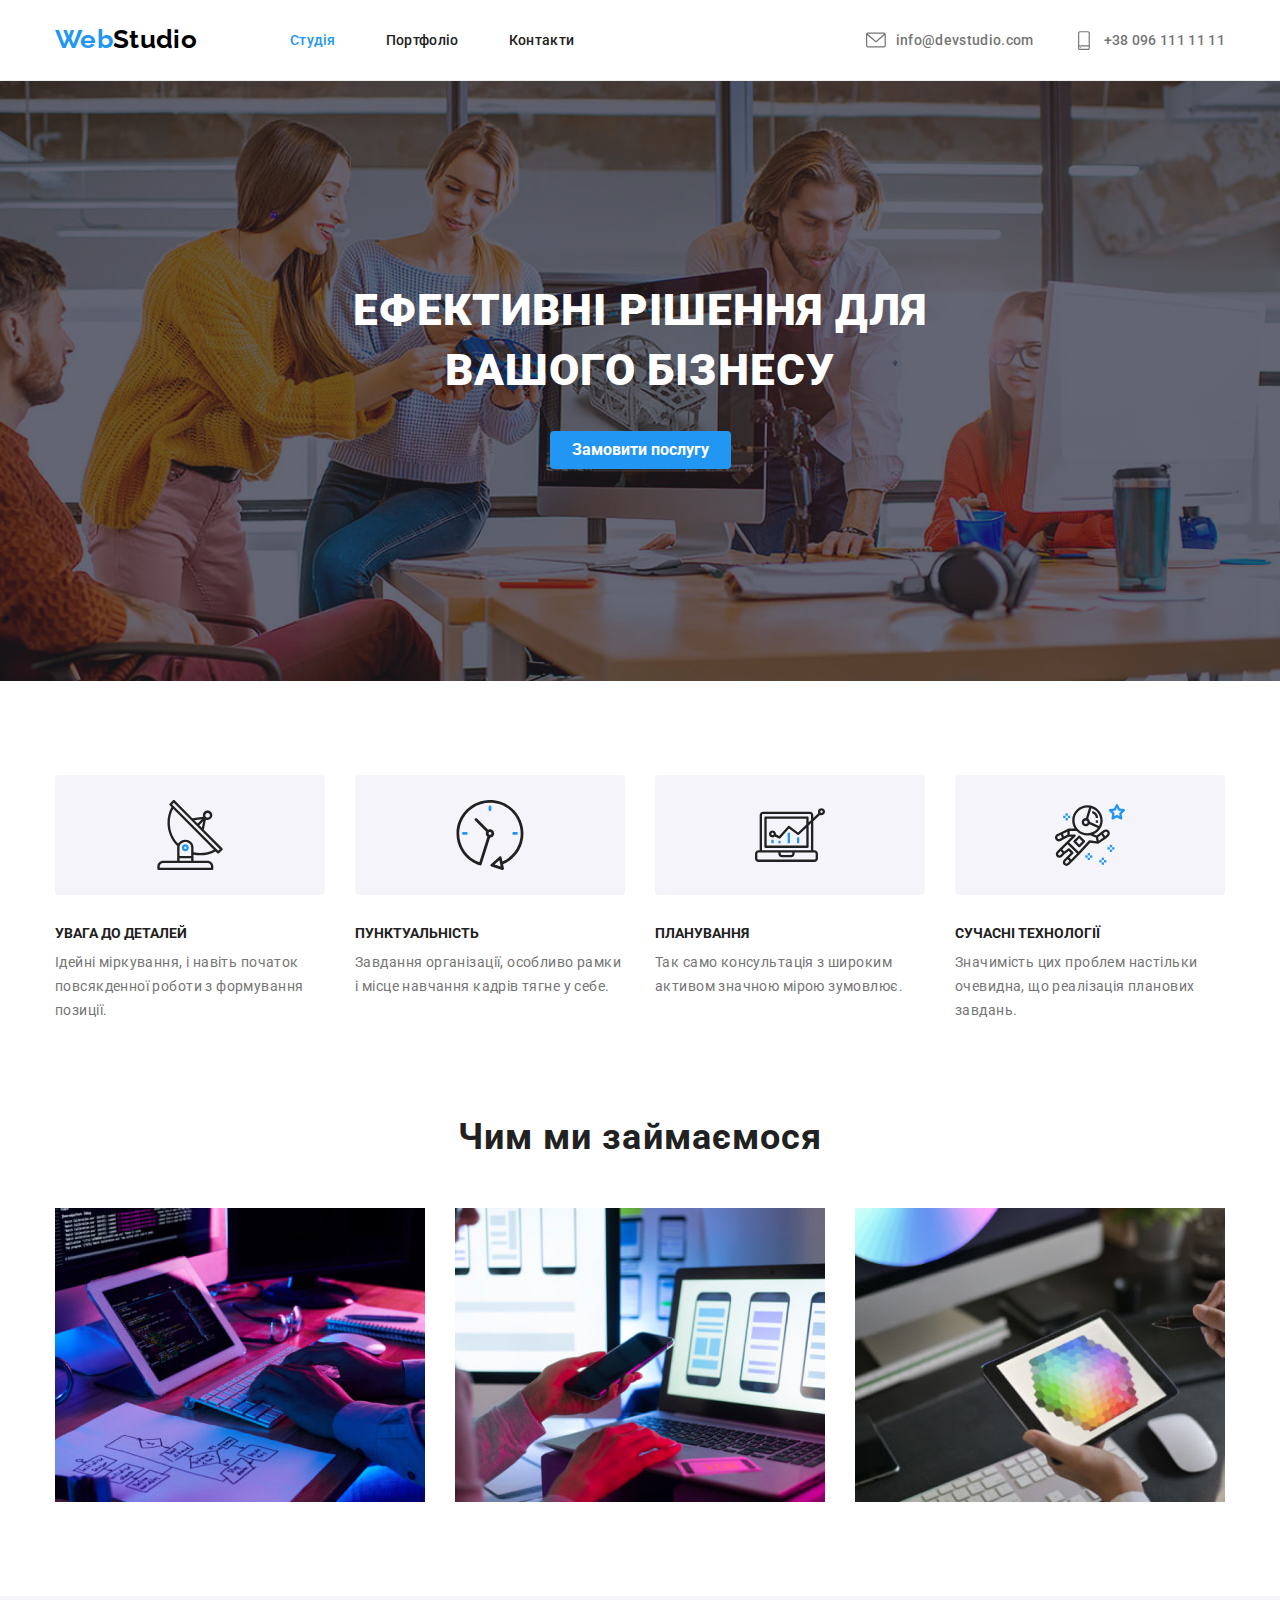
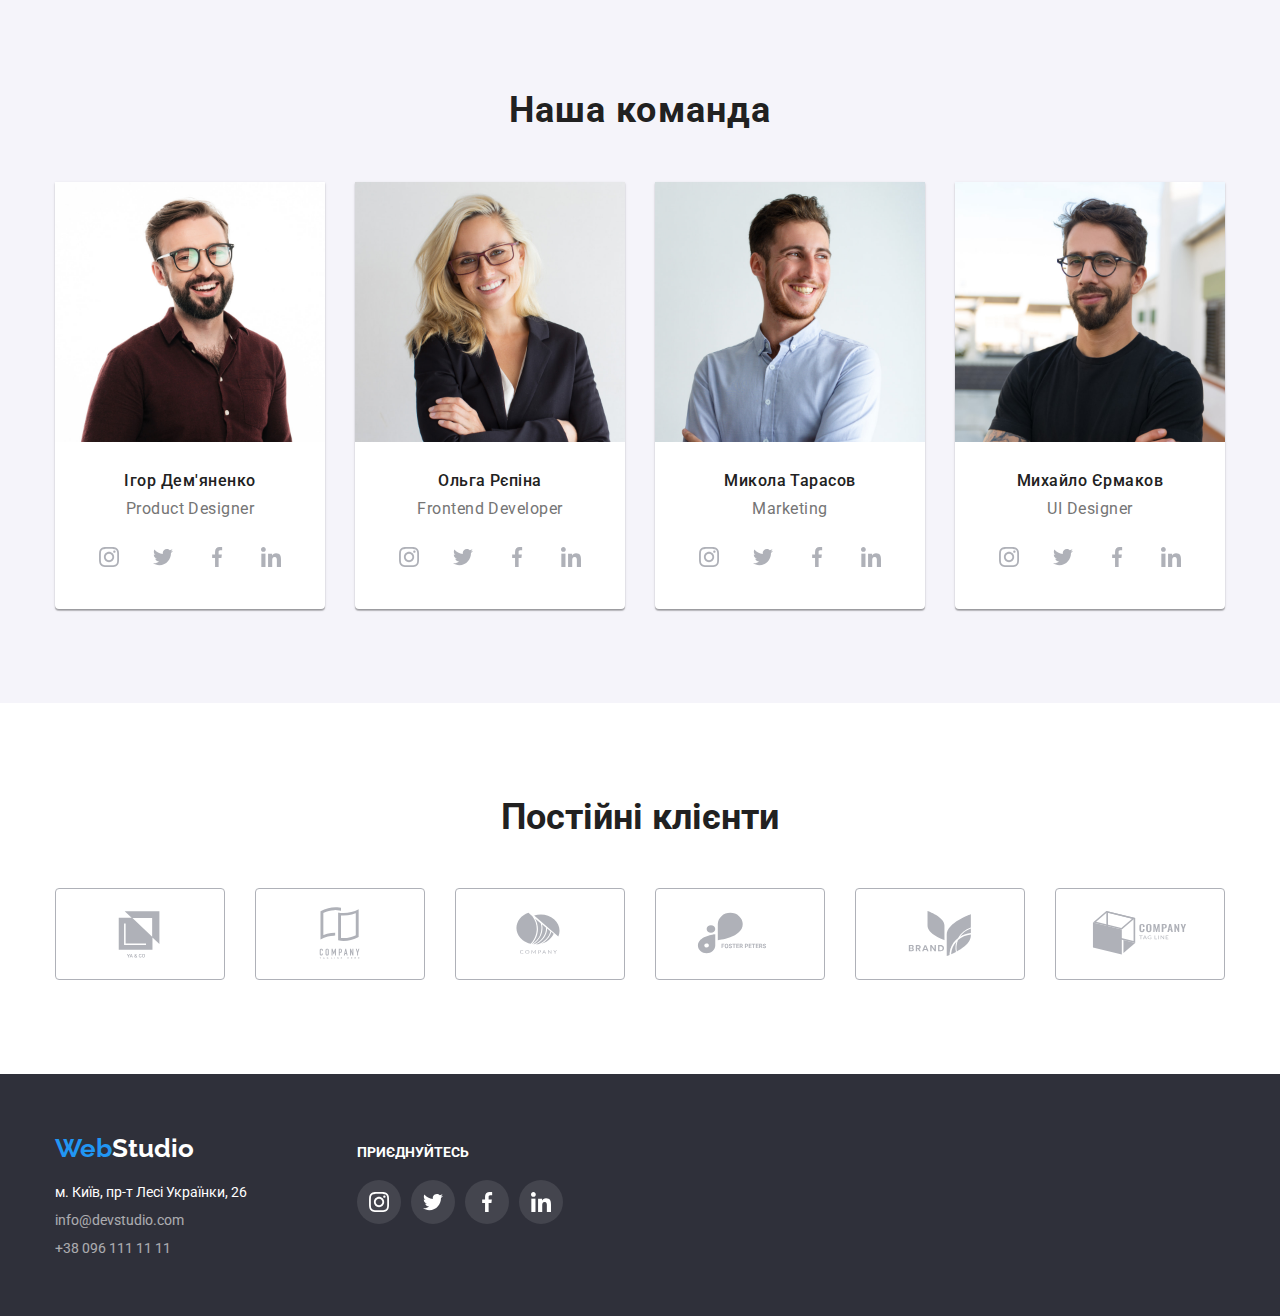
<file: index.html>
<!DOCTYPE html>
<html lang="uk">

<head>
	<meta charset="UTF-8">
	<meta http-equiv="X-UA-Compatible" content="IE=edge">
	<meta name="viewport" content="width=device-width, initial-scale=1.0">

	<!-- Projects Fonts -->
	<link rel="preconnect" href="https://fonts.googleapis.com">
	<link rel="preconnect" href="https://fonts.gstatic.com" crossorigin>
	<link
		href="https://fonts.googleapis.com/css2?family=Raleway:wght@700&family=Roboto:wght@400;500;700;900&display=swap"
		rel="stylesheet">

	<!-- Normalize -->
	<link rel="stylesheet" href="https://cdnjs.cloudflare.com/ajax/libs/modern-normalize/2.0.0/modern-normalize.min.css">

	<!-- Styles -->
	<link rel="stylesheet" href="./css/styles.css">
	<title>Студія</title>
</head>

<body>

	<!-- HEADER -->
	<header class="header">
		<div class="container header-container">
			<a href="#" class="logo">Web<span class="logo-header">Studio</span></a>
			<nav class="navigation">
				<ul class="menu list">
					<li class="menu-list"><a class="menu-item active" href="./index.html">Студія</a></li>
					<li class="menu-list"><a class="menu-item" href="./portfolio.html">Портфоліо</a></li>
					<li class="menu-list"><a class="menu-item" href="">Контакти</a></li>
				</ul>
			</nav>
			<ul class="contacts">
				<li class="contact-list">
					<a href="mailto:info@devstudio.com">
						<svg class="icon-contact" viewBox="0 0 100 100" width="20">
							<use href="./images/icons/icons.svg#icon-envelope"></use>
						</svg>
						info@devstudio.com</a>
				</li>
				<li class="contact-list">
					<a href="tel:+380961111111">
						<svg class="icon-contact" viewBox="0 0 100 100" width="20">
							<use href="./images/icons/icons.svg#icon-smartphone"></use>
						</svg>
						+38 096 111 11 11</a>
				</li>
			</ul>
		</div>
	</header>
	<!-- MAIN -->
	<main>
		<!-- HERO -->
		<section class="hero">
			<div class="container hero-container">
				<h1 class="hero-title">Ефективні рішення для вашого бізнесу</h1>
				<button class="hero-btn" type="button">Замовити послугу</button>
			</div>
		</section>
		<!-- FEATURES -->
		<section class="features">
			<div class="container features-container">
				<ul class="features-items grid">
					<li class="features-item grid-item">
						<div class="features-icons">
							<svg class="icon-features" viewBox="0 0 100 100" width="70">
								<use href="./images/icons/icons.svg#icon-antenna"></use>
							</svg>
						</div>
						<h3 class="features-title">УВАГА ДО ДЕТАЛЕЙ</h3>
						<p class="features-text">Ідейні міркування, і навіть початок повсякденної роботи з формування позиції.
						</p>
					</li>
					<li class="features-item grid-item">
						<div class="features-icons">
							<svg class="icon-features" viewBox="0 0 100 100" width="70">
								<use href="./images/icons/icons.svg#icon-clock"></use>
							</svg>
						</div>
						<h3 class="features-title">ПУНКТУАЛЬНІСТЬ</h3>
						<p class="features-text">Завдання організації, особливо рамки і місце навчання кадрів тягне у себе.
						</p>
					</li>
					<li class="features-item grid-item">
						<div class="features-icons">
							<svg class="icon-features" viewBox="0 0 100 100" width="70">
								<use href="./images/icons/icons.svg#icon-diagram"></use>
							</svg>
						</div>
						<h3 class="features-title">ПЛАНУВАННЯ</h3>
						<p class="features-text">Так само консультація з широким активом значною мірою зумовлює.</p>
					</li>
					<li class="features-item grid-item">
						<div class="features-icons">
							<svg class="icon-features" viewBox="0 0 100 100" width="70">
								<use href="./images/icons/icons.svg#icon-astronaut"></use>
							</svg>
						</div>
						<h3 class="features-title">СУЧАСНІ ТЕХНОЛОГІЇ</h3>
						<p class="features-text">Значимість цих проблем настільки очевидна, що реалізація планових завдань.
						</p>
					</li>
				</ul>
			</div>
		</section>
		<!-- ABOUT -->
		<section class="about">
			<div class="container">
				<h2 class="about-title">Чим ми займаємося</h2>
				<ul class="about-items grid">
					<li class="about-item grid-item"><img src="./images/img-1.jpg" alt="Computer"></li>
					<li class="about-item grid-item"><img src="./images/img-2.jpg" alt="Phone"></li>
					<li class="about-item grid-item"><img src="./images/img-3.jpg" alt="Tablet"></li>
				</ul>
			</div>
		</section>
		<!-- OUR TEAM -->
		<section class="team">
			<div class="container">
				<h2 class="team-title">Наша команда</h2>
				<ul class="team-items grid">
					<li class="team-item grid-item">
						<img src="./images/team-1.jpg" width="270" alt="Ігор Дем'яненко">
						<div class="team-content">
							<h3 class="team-item-title">Ігор Дем'яненко</h3>
							<p class="team-item-text">Product Designer</p>
							<ul class="social-icons">
								<li>
									<a class="social-icon" href="">
										<svg class="social" viewBox="0 0 100 100" width="20">
											<use href="./images/icons/icons.svg#icon-instagram"></use>
										</svg>
									</a>
								</li>
								<li>
									<a class="social-icon" href="">
										<svg class="social" viewBox="0 0 100 100" width="20">
											<use href="./images/icons/icons.svg#icon-twitter"></use>
										</svg>
									</a>
								</li>
								<li>
									<a class="social-icon" href="">
										<svg class="social" viewBox="0 0 100 100" width="20">
											<use href="./images/icons/icons.svg#icon-facebook"></use>
										</svg>
									</a>
								</li>
								<li>
									<a class="social-icon" href="">
										<svg class="social" viewBox="0 0 100 100" width="20">
											<use href="./images/icons/icons.svg#icon-linkedin"></use>
										</svg>
									</a>
								</li>
							</ul>
						</div>

					</li>
					<li class="team-item grid-item">
						<img src="./images/team-2.jpg" width="270" alt="Ольга Рєпіна">
						<div class="team-content">
							<h3 class="team-item-title">Ольга Рєпіна</h3>
							<p class="team-item-text">Frontend Developer</p>
							<ul class="social-icons">
								<li>
									<a class="social-icon" href="">
										<svg class="social" viewBox="0 0 100 100" width="20">
											<use href="./images/icons/icons.svg#icon-instagram"></use>
										</svg>
									</a>
								</li>
								<li>
									<a class="social-icon" href="">
										<svg class="social" viewBox="0 0 100 100" width="20">
											<use href="./images/icons/icons.svg#icon-twitter"></use>
										</svg>
									</a>
								</li>
								<li>
									<a class="social-icon" href="">
										<svg class="social" viewBox="0 0 100 100" width="20">
											<use href="./images/icons/icons.svg#icon-facebook"></use>
										</svg>
									</a>
								</li>
								<li>
									<a class="social-icon" href="">
										<svg class="social" viewBox="0 0 100 100" width="20">
											<use href="./images/icons/icons.svg#icon-linkedin"></use>
										</svg>
									</a>
								</li>
							</ul>
						</div>
					</li>
					<li class="team-item grid-item">
						<img src="./images/team-3.jpg" width="270" alt="Микола Тарасов">
						<div class="team-content">
							<h3 class="team-item-title">Микола Тарасов</h3>
							<p class="team-item-text">Marketing</p>
							<ul class="social-icons">
								<li>
									<a class="social-icon" href="">
										<svg class="social" viewBox="0 0 100 100" width="20">
											<use href="./images/icons/icons.svg#icon-instagram"></use>
										</svg>
									</a>
								</li>
								<li>
									<a class="social-icon" href="">
										<svg class="social" viewBox="0 0 100 100" width="20">
											<use href="./images/icons/icons.svg#icon-twitter"></use>
										</svg>
									</a>
								</li>
								<li>
									<a class="social-icon" href="">
										<svg class="social" viewBox="0 0 100 100" width="20">
											<use href="./images/icons/icons.svg#icon-facebook"></use>
										</svg>
									</a>
								</li>
								<li>
									<a class="social-icon" href="">
										<svg class="social" viewBox="0 0 100 100" width="20">
											<use href="./images/icons/icons.svg#icon-linkedin"></use>
										</svg>
									</a>
								</li>
							</ul>
						</div>

					</li>
					<li class="team-item grid-item">
						<img src="./images/team-4.jpg" width="270" alt="Михайло Єрмаков">
						<div class="team-content">
							<h3 class="team-item-title">Михайло Єрмаков</h3>
							<p class="team-item-text">UI Designer</p>
							<ul class="social-icons">
								<li>
									<a class="social-icon" href="">
										<svg class="social" viewBox="0 0 100 100" width="20">
											<use href="./images/icons/icons.svg#icon-instagram"></use>
										</svg>
									</a>
								</li>
								<li>
									<a class="social-icon" href="">
										<svg class="social" viewBox="0 0 100 100" width="20">
											<use href="./images/icons/icons.svg#icon-twitter"></use>
										</svg>
									</a>
								</li>
								<li>
									<a class="social-icon" href="">
										<svg class="social" viewBox="0 0 100 100" width="20">
											<use href="./images/icons/icons.svg#icon-facebook"></use>
										</svg>
									</a>
								</li>
								<li>
									<a class="social-icon" href="">
										<svg class="social" viewBox="0 0 100 100" width="20">
											<use href="./images/icons/icons.svg#icon-linkedin"></use>
										</svg>
									</a>
								</li>
							</ul>
						</div>
					</li>
				</ul>
			</div>
		</section>
		<!-- PARTNERS -->
		<section class="partners">
			<div class="container">
				<h2 class="partners-title">Постійні клієнти</h2>
				<ul class="partners-items grid">
					<li class="partners-item grid-item">
						<a class="partners-logo" href="">
							<svg class="icon-partners" viewBox="0 0 106 60" width="106" height="60">
								<use href="./images/icons/icons.svg#icon-logo-01"></use>
							</svg>
						</a>
					</li>
					<li class="partners-item grid-item">
						<a class="partners-logo" href="">
							<svg class="icon-partners" viewBox="0 0 106 60" width="106">
								<use href="./images/icons/icons.svg#icon-logo-02"></use>
							</svg>
						</a>
					</li>
					<li class="partners-item grid-item">
						<a class="partners-logo" href="">
							<svg class="icon-partners" viewBox="0 0 106 60" width="106">
								<use href="./images/icons/icons.svg#icon-logo-03"></use>
							</svg>
						</a>
					</li>
					<li class="partners-item grid-item">
						<a class="partners-logo" href="">
							<svg class="icon-partners" viewBox="0 0 106 60" width="106">
								<use href="./images/icons/icons.svg#icon-logo-04"></use>
							</svg>
						</a>
					</li>
					<li class="partners-item grid-item">
						<a class="partners-logo" href="">
							<svg class="icon-partners" viewBox="0 0 106 60" width="106">
								<use href="./images/icons/icons.svg#icon-logo-05"></use>
							</svg>
						</a>
					</li>
					<li class="partners-item grid-item">
						<a class="partners-logo" href="">
							<svg class="icon-partners" viewBox="0 0 106 60" width="106">
								<use href="./images/icons/icons.svg#icon-logo-06"></use>
							</svg>
						</a>
					</li>
				</ul>
			</div>
		</section>
	</main>
	<!-- FOOTER -->
	<footer class="footer">
		<div class="container footer-container">
			<div class="footer-address">
				<a href="#" class="logo">Web<span class="logo-footer">Studio</span></a>
				<address>
					<p>м. Київ, пр-т Лесі Українки, 26</p>
					<ul>
						<li><a href="mailto:info@devstudio.com">info@devstudio.com</a></li>
						<li><a href="tel:+380961111111">+38 096 111 11 11</a></li>
					</ul>
				</address>
			</div>
			<div class="footer-social">
				<p>приєднуйтесь</p>
				<ul class="social-links">
					<li class="footer-icons">
						<a href="" class="footer-icon">
							<svg class="social" viewBox="0 0 100 100" width="20">
								<use href="./images/icons/icons.svg#icon-instagram"></use>
							</svg>							
						</a>
					</li>
					<li class="footer-icons">
						<a href="" class="footer-icon">
							<svg class="social" viewBox="0 0 100 100" width="20">
								<use href="./images/icons/icons.svg#icon-twitter"></use>
							</svg>							
						</a>
					</li>
					<li class="footer-icons">
						<a href="" class="footer-icon">
							<svg class="social" viewBox="0 0 100 100" width="20">
								<use href="./images/icons/icons.svg#icon-facebook"></use>
							</svg>							
						</a>
					</li>
					<li class="footer-icons">
						<a href="" class="footer-icon">
							<svg class="social" viewBox="0 0 100 100" width="20">
								<use href="./images/icons/icons.svg#icon-linkedin"></use>
							</svg>							
						</a>
					</li>
				</ul>
			</div>
		</div>
	</footer>
</body>

</html>
</file>
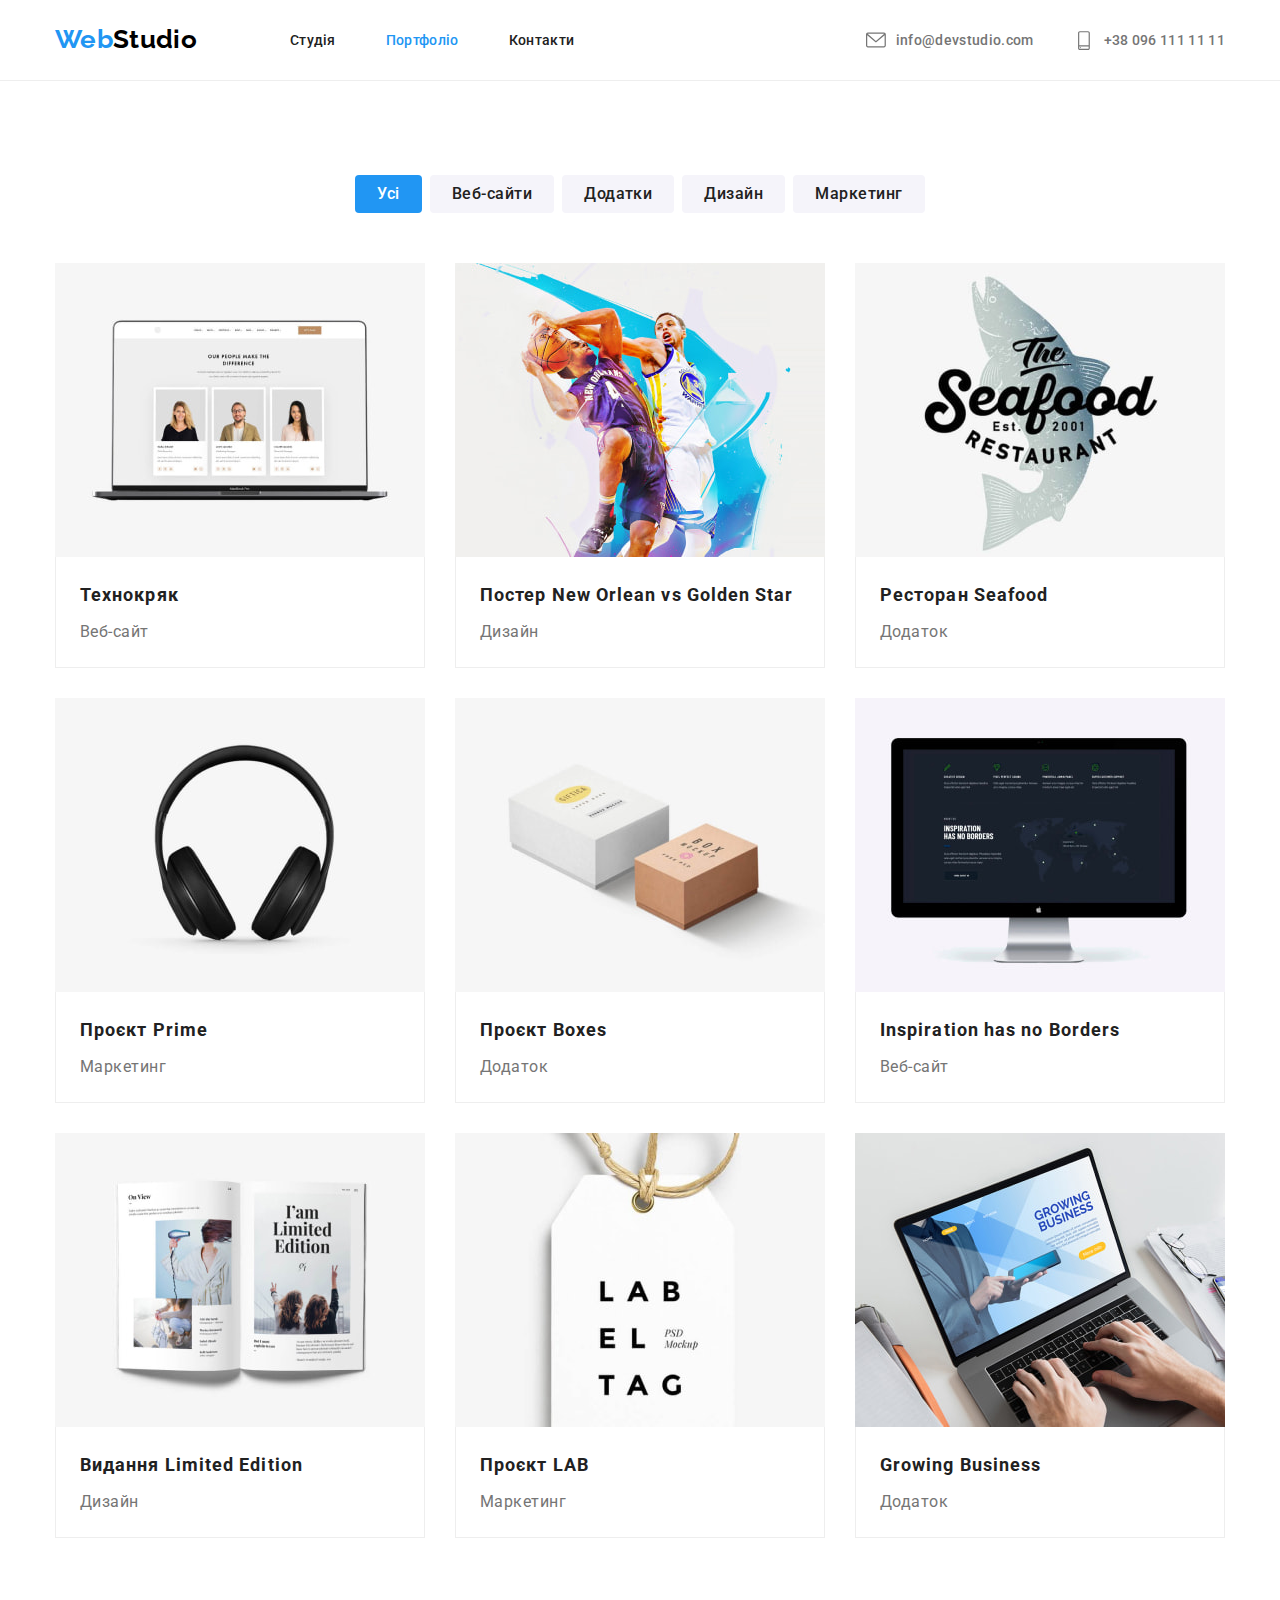
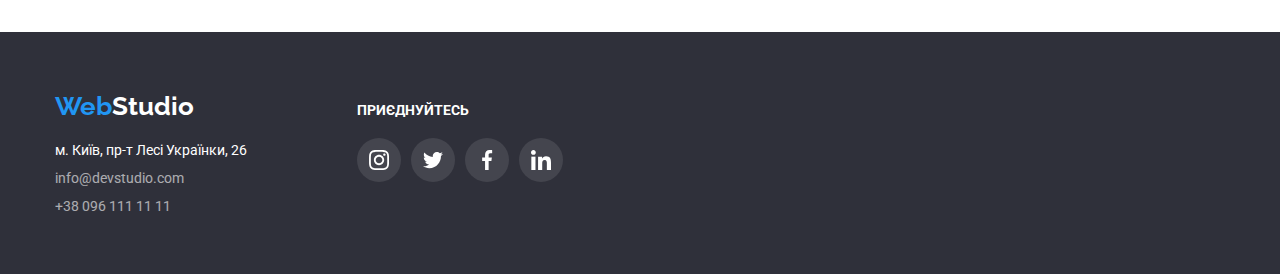
<file: portfolio.html>
<!DOCTYPE html>
<html lang="en">

<head>
	<meta charset="UTF-8">
	<meta http-equiv="X-UA-Compatible" content="IE=edge">
	<meta name="viewport" content="width=device-width, initial-scale=1.0">

	<!-- Projects Fonts -->
	<link rel="preconnect" href="https://fonts.googleapis.com">
	<link rel="preconnect" href="https://fonts.gstatic.com" crossorigin>
	<link
		href="https://fonts.googleapis.com/css2?family=Raleway:wght@700&family=Roboto:wght@400;500;700;900&display=swap"
		rel="stylesheet">

	<!-- Normalize -->
	<link rel="stylesheet" href="https://cdnjs.cloudflare.com/ajax/libs/modern-normalize/2.0.0/modern-normalize.min.css">

	<!-- Styles -->
	<link rel="stylesheet" href="./css/styles.css">
	<title>Портфоліо</title>
</head>

<body>
	<!-- HEADER -->
	<header class="header">
		<div class="container header-container">
			<a href="#" class="logo">Web<span class="logo-header">Studio</span></a>
			<nav class="navigation">
				<ul class="menu list">
					<li class="menu-list"><a class="menu-item" href="./index.html">Студія</a></li>
					<li class="menu-list"><a class="menu-item active" href="./portfolio.html">Портфоліо</a></li>
					<li class="menu-list"><a class="menu-item" href="">Контакти</a></li>
				</ul>
			</nav>
			<ul class="contacts">
				<li class="contact-list">
					<a href="mailto:info@devstudio.com">
						<svg class="icon-contact" viewBox="0 0 100 100" width="20">
							<use href="./images/icons/icons.svg#icon-envelope"></use>
						</svg>
						info@devstudio.com</a>
				</li>
				<li class="contact-list">
					<a href="tel:+380961111111">
						<svg class="icon-contact" viewBox="0 0 100 100" width="20">
							<use href="./images/icons/icons.svg#icon-smartphone"></use>
						</svg>
						+38 096 111 11 11</a>
				</li>
			</ul>
		</div>
	</header>
	<!-- MAIN -->
	<main>
		<!-- PORTFOLIO -->
		<section class="portfolio">
			<div class="container">
				<ul class="buttons">
					<li class="btn btn-active">
						<button type="button">Усі</button>
					</li>
					<li class="btn">
						<button type="button">Веб-сайти</button>
					</li>
					<li class="btn">
						<button type="button">Додатки</button>
					</li>
					<li class="btn">
						<button type="button">Дизайн</button>
					</li>
					<li class="btn">
						<button type="button">Маркетинг</button>
					</li>
				</ul>
				<ul class="cards grid">
					<li class="card grid-item">
						<a href="#">
							<img src="./images/portfolio/web.jpg" width="370" alt="Веб-сайт">
							<div class="content">
								<h2 class="card-title">Технокряк</h2>
								<p class="card-text">Веб-сайт</p>
							</div>
						</a>
					</li>
					<li class="card grid-item">
						<a href="">
							<img src="./images/portfolio/poster.jpg" width="370" alt="Дизайн">
							<div class="content">
								<h2 class="card-title">Постер New Orlean vs Golden Star</h2>
								<p class="card-text">Дизайн</p>
							</div>
						</a>
					</li>
					<li class="card grid-item">
						<a href="">
							<img src="./images/portfolio/restaurant.jpg" width="370" alt="Додаток">
							<div class="content">
								<h2 class="card-title">Ресторан Seafood</h2>
								<p class="card-text">Додаток</p>
							</div>
						</a>
					</li>
					<li class="card grid-item">
						<a href="">
							<img src="./images/portfolio/prime.jpg" width="370" alt="Маркетинг">
							<div class="content">
								<h2 class="card-title">Проєкт Prime</h2>
								<p class="card-text">Маркетинг</p>
							</div>
						</a>
					</li>
					<li class="card grid-item">
						<a href="">
							<img src="./images/portfolio/boxes.jpg" width="370" alt="Додаток">
							<div class="content">
								<h2 class="card-title">Проєкт Boxes</h2>
								<p class="card-text">Додаток</p>
							</div>
						</a>
					</li>
					<li class="card grid-item">
						<a href="">
							<img src="./images/portfolio/web-1.jpg" width="370" alt="Веб-сайт">
							<div class="content">
								<h2 class="card-title">Inspiration has no Borders</h2>
								<p class="card-text">Веб-сайт</p>
							</div>
						</a>
					</li>
					<li class="card grid-item">
						<a href="">
							<img src="./images/portfolio/design.jpg" width="370" alt="Дизайн">
							<div class="content">
								<h2 class="card-title">Видання Limited Edition</h2>
								<p class="card-text">Дизайн</p>
							</div>
						</a>
					</li>
					<li class="card grid-item">
						<a href="">
							<img src="./images/portfolio/marketing.jpg" width="370" alt="Маркетинг">
							<div class="content">
								<h2 class="card-title">Проєкт LAB</h2>
								<p class="card-text">Маркетинг</p>
							</div>
						</a>
					</li>
					<li class="card grid-item">
						<a href="">
							<img src="./images/portfolio/app.jpg" width="370" alt="Додаток">
							<div class="content">
								<h2 class="card-title">Growing Business</h2>
								<p class="card-text">Додаток</p>
							</div>
						</a>
					</li>
				</ul>
			</div>
		</section>
	</main>
	<!-- FOOTER -->
	<footer class="footer">
		<div class="container footer-container">
			<div class="footer-address">
				<a href="#" class="logo">Web<span class="logo-footer">Studio</span></a>
				<address>
					<p>м. Київ, пр-т Лесі Українки, 26</p>
					<ul>
						<li><a href="mailto:info@devstudio.com">info@devstudio.com</a></li>
						<li><a href="tel:+380961111111">+38 096 111 11 11</a></li>
					</ul>
				</address>
			</div>
			<div class="footer-social">
				<p>приєднуйтесь</p>
				<ul class="social-links">
					<li class="footer-icons">
						<a href="" class="footer-icon">
							<svg class="social" viewBox="0 0 100 100" width="20">
								<use href="./images/icons/icons.svg#icon-instagram"></use>
							</svg>							
						</a>
					</li>
					<li class="footer-icons">
						<a href="" class="footer-icon">
							<svg class="social" viewBox="0 0 100 100" width="20">
								<use href="./images/icons/icons.svg#icon-twitter"></use>
							</svg>							
						</a>
					</li>
					<li class="footer-icons">
						<a href="" class="footer-icon">
							<svg class="social" viewBox="0 0 100 100" width="20">
								<use href="./images/icons/icons.svg#icon-facebook"></use>
							</svg>							
						</a>
					</li>
					<li class="footer-icons">
						<a href="" class="footer-icon">
							<svg class="social" viewBox="0 0 100 100" width="20">
								<use href="./images/icons/icons.svg#icon-linkedin"></use>
							</svg>							
						</a>
					</li>
				</ul>
			</div>
		</div>
	</footer>
</body>

</html>
</file>
<file: css/styles.css>
:root {
	--title-color: #212121;
	--subtitle-color: #757575;
	--active-color: #2196F3;
	--background-footer: #2F303A;
	--background-team: #F5F4FA;
	--icons: #AFB1B8;
	--indent: 30px;
	--items: 1;
}

* {
	margin: 0;
}

img {
	display: block;
}

a {
	text-decoration: none;
}

body {
	box-sizing: border-box;
	color: var(--subtitle-color);
	font-family: Roboto, sans-serif;
}

ul {
	list-style: none;
	padding: 0;
}

h1,
h2,
h3,
h4,
h5,
h5,
p {
	margin: 0;
}

.container {
	width: 1200px;
	padding-left: 15px;
	padding-right: 15px;
	margin-left: auto;
	margin-right: auto;
}

/* 
	|=============================
	| GRID
	|=============================
*/

.grid {
	display: flex;
	flex-wrap: wrap;
	gap: var(--indent);
}

.grid-item {
	flex-basis: calc((100% - var(--indent) * (var(--items) - 1)) / var(--items));
}

/* 
	|=============================
	| HEADER 
	|=============================
*/
.header {
	border-bottom: 1px solid #eee;
	letter-spacing: 0.02em;
}

.header-container {
	display: flex;
	align-items: center;
}

.logo {
	margin-right: 93px;
	color: var(--active-color);
	font-family: Raleway;
	font-weight: 700;
	font-size: 26px;
}

.logo .logo-header {
	color: #000;
}

a {
	color: var(--title-color);
}

.list {
	margin: 0;
	padding: 0;
}

.menu {
	display: flex;
	align-items: center;
}

.menu-list {
	margin-right: 50px;
}

.menu-list:last-child {
	margin-right: 0;
}

.menu .menu-item {
	display: block;
	padding-top: 32px;
	padding-bottom: 32px;
	font-weight: 500;
	font-size: 14px;
}

.active {
	color: var(--active-color);
}

.menu-item:hover,
.menu-item:focus {
	color: var(--active-color);
}

.contacts {
	display: flex;
	margin-left: auto;
}

.contact-list {
	margin-right: 40px;
}

.contact-list:last-child {
	margin-right: 0;
}

.contact-list a {
display: flex;
align-items: center;
	color: currentColor;
	font-weight: 500;
	font-size: 14px;
}

.contact-list a:hover,
.contact-list a:focus {
	color: var(--active-color);
	fill: var(--active-color);
}
.icon-contact{
	fill: currentColor;
	margin-right: 10px;
}

/* 
	|=============================
	| HERO
	|=============================
*/
.hero {
	max-width: 1600px;
	height: 600px;
	padding-top: 200px;
	padding-bottom: 200px;
	margin-left: auto;
	margin-right: auto;
	background: rgba(196, 196, 196, 1);
	background-image:linear-gradient( to right, rgba(47, 48, 58, 0.40), rgba(47, 48, 58, 0.40)), url(../images/hero/bg-hero.png);
	background-position: center;
	background-size: cover;
	letter-spacing: 0.06em;
	text-align: center;
}

.hero-title {
	max-width: 696px;
	margin-bottom: 30px;
	margin-left: auto;
	margin-right: auto;
	color: #fff;
	text-transform: uppercase;
	font-size: 44px;
	font-weight: 900;
	line-height: 1.36;

}

.hero-btn {
	padding-top: 10px;
	padding-right: 22px;
	padding-bottom: 10px;
	padding-left: 22px;
	cursor: pointer;
	color: #fff;
	background-color: var(--active-color);
	border: none;
	border-radius: 4px;
	font-size: 16px;
	font-weight: 700;
}

/* 
	|=============================
	| FEATURES
	|=============================
*/
.features {
	padding-top: 94px;
	padding-bottom: 94px;
}

.features-icons{
	display: flex;
	align-items: center;
	justify-content: center;
	width: 270px;
	height: 120px;
	background-color: var(--background-team);
	border-radius: 4px;
}

.features-item {
	--items: 4;
	width: 270px;	
}

.features-item:last-child {
	margin-right: 0;
}

.features-title {
	margin-top: 30px;	
	margin-bottom: 10px;
	color: var(--title-color);
	font-size: 14px;
	font-weight: 700;
}

.features-text {
	font-size: 14px;
	line-height: 1.71;
	letter-spacing: 0.03em;
}

/* 
	|=============================
	| ABOUT
	|=============================
*/

.about {
	padding-bottom: 94px;
}

.about-title {
	margin-bottom: 50px;
	color: var(--title-color);
	text-align: center;
	font-size: 36px;
	font-weight: 700;
	letter-spacing: 0.03em;
}

.about-item {
	--items: 3;
}

/* 
	|=============================
	| OUR TEAM
	|=============================
*/

.team {
	background-color: var(--background-team);
	padding-bottom: 94px;
	padding-top: 94px;
}

.team-title {
	margin-bottom: 50px;
	color: var(--title-color);
	font-size: 36px;
	font-weight: 700;
	letter-spacing: 0.03em;
	text-align: center;
}

.team-item {
	background-color: #fff;
	--items: 4;
	box-shadow: 0px 2px 1px 0px rgba(0, 0, 0, 0.20), 0px 1px 1px 0px rgba(0, 0, 0, 0.14), 0px 1px 3px 0px rgba(0, 0, 0, 0.12);
	border-radius: 0px 0px 4px 4px;
}

.team-content {
	padding-top: 30px;
	padding-bottom: 30px;
}

.team-item-title {
	margin-bottom: 10px;
	color: var(--title-color);
	text-align: center;
	font-size: 16px;
	font-weight: 500;
	letter-spacing: 0.03em;
}

.team-item-text {
	text-align: center;
	letter-spacing: 0.03em;
}
.social-icons{
	display: flex;
	gap: 10px;
	justify-content: center;
	margin-top: 16px;
}
.social-icon{
	display: flex;
	align-items: center;
	justify-content: center;
	fill: var(--icons);
	width: 44px;
	height: 44px;
	background-color: #fff;
	border-radius: 50%;
}

.social-icon:hover,
.social-icon:focus{
	fill: #fff;
	background-color: var(--active-color);

}

/* 
	|=============================
	| PARTNERS
	|=============================
*/

.partners {
	padding-top: 94px;
	padding-bottom: 94px;
}

.partners-title {
	font-size: 36px;
	color: var(--title-color);
	text-align: center;
	margin-bottom: 50px;
}
.partners-items {
	display: flex;
	--items: 6;
}

.partners-item {
	display: flex;
	align-items: center;
	justify-content: center;	
}

.partners-logo {
	width: 170px;
	height: 92px;
	display: flex;
	align-items: center;
	justify-content: center;	
	border: 1px solid var(--icons);
	border-radius: 4px;
	fill: var(--icons);
}

.partners-logo:hover,
.partners-logo:focus{
	fill: var(--active-color);
	border: 1px solid var(--active-color);
}


/* 
	|=============================
	| FOOTER
	|=============================
*/

.footer {
	padding-top: 60px;
	padding-bottom: 60px;
	background-color: var(--background-footer);
	color: #fff;
}


.footer-container>a {
	margin-bottom: 28px;
}

.logo-footer {
	color: #fff;
}

address {
	margin-top: 20px;
	font-size: 14px;
	font-style: normal;
}

address>p {
	margin-bottom: 12px;
}

address ul li {
	margin-bottom: 12px;
}

address ul li:last-child {
	margin-bottom: 0;
}

address ul li a {
	opacity: .6;
	color: #fff;

}

address ul li a:hover,
address ul li a:focus {
	opacity: 1;
}

.footer-container{
	display: flex;
	align-items: baseline;
}
.footer-address{
	margin-right: 70px;
}

.footer-social p{
	font-size: 14px;
	text-transform: uppercase;
	font-weight: 700;
	margin-bottom: 20px;
}
.social-links {
	display: flex;
	gap: 10px;	
}
.footer-icons {
	display: flex;	
	justify-content: center;	
}
.footer-icon {
	display: flex;
	align-items: center;
	justify-content: center;
	fill: #fff;
	width: 44px;
	height: 44px;
	background-color: rgba(255, 255, 255, 0.10);
	border-radius: 50%;
}
.footer-icon:hover,
.footer-icon:focus{
	background-color: var(--active-color);
}


/* 
	|=============================
	| PORTFOLIO
	|=============================
*/

.portfolio {
	padding-top: 94px;
	padding-bottom: 94px;
}

/* 
	|=============================
	| FILTER BUTTON
	|=============================
*/

.buttons {
	display: flex;
	justify-content: center;
}

.btn {
	margin-right: 8px;
}

.btn button {
	padding: 6px 22px;
	background-color: var(--background-team);
	color: var(--title-color);
	border: none;
	border-radius: 4px;
	cursor: pointer;
	font-size: 16px;
	line-height: 1.62;
	font-family: "Roboto", sans-serif;
	letter-spacing: 0.03em;
	font-weight: 500;
}

.btn:last-child {
	margin-right: 0;
}

.btn-active button {
	background-color: var(--active-color);
	color: #fff;
}

.btn button:hover,
.btn button:focus {
	background-color: var(--active-color);
	color: #fff;
	box-shadow: 0px 2px 2px 0px rgba(0, 0, 0, 0.12), 0px 1px 2px 0px rgba(0, 0, 0, 0.08), 0px 3px 1px 0px rgba(0, 0, 0, 0.10);	
}

/* 
	|=============================
	| FILTER CARDS
	|=============================
*/
.cards {
	--items: 3;
	margin-top: 50px;	
}

.card-title {
	margin-bottom: 4px;
	color: var(--title-color);
	font-size: 18px;
	letter-spacing: .06em;
	line-height: 2;
}

.card:hover, .card:focus{
	box-shadow: 1px 4px 6px 0px rgba(0, 0, 0, 0.16), 0px 4px 4px 0px rgba(0, 0, 0, 0.06), 0px 1px 1px 0px rgba(0, 0, 0, 0.12);
}
.card-text {
	color: var(--subtitle-color);
	letter-spacing: .03em;
	line-height: 1.875;
}

.content {
	padding-left: 24px;
	padding-right: 24px;
	padding-top: 20px;
	padding-bottom: 20px;
	border-bottom: 1px solid #eee;
	border-left: 1px solid #eee;
	border-right: 1px solid #eee;
}
</file>
